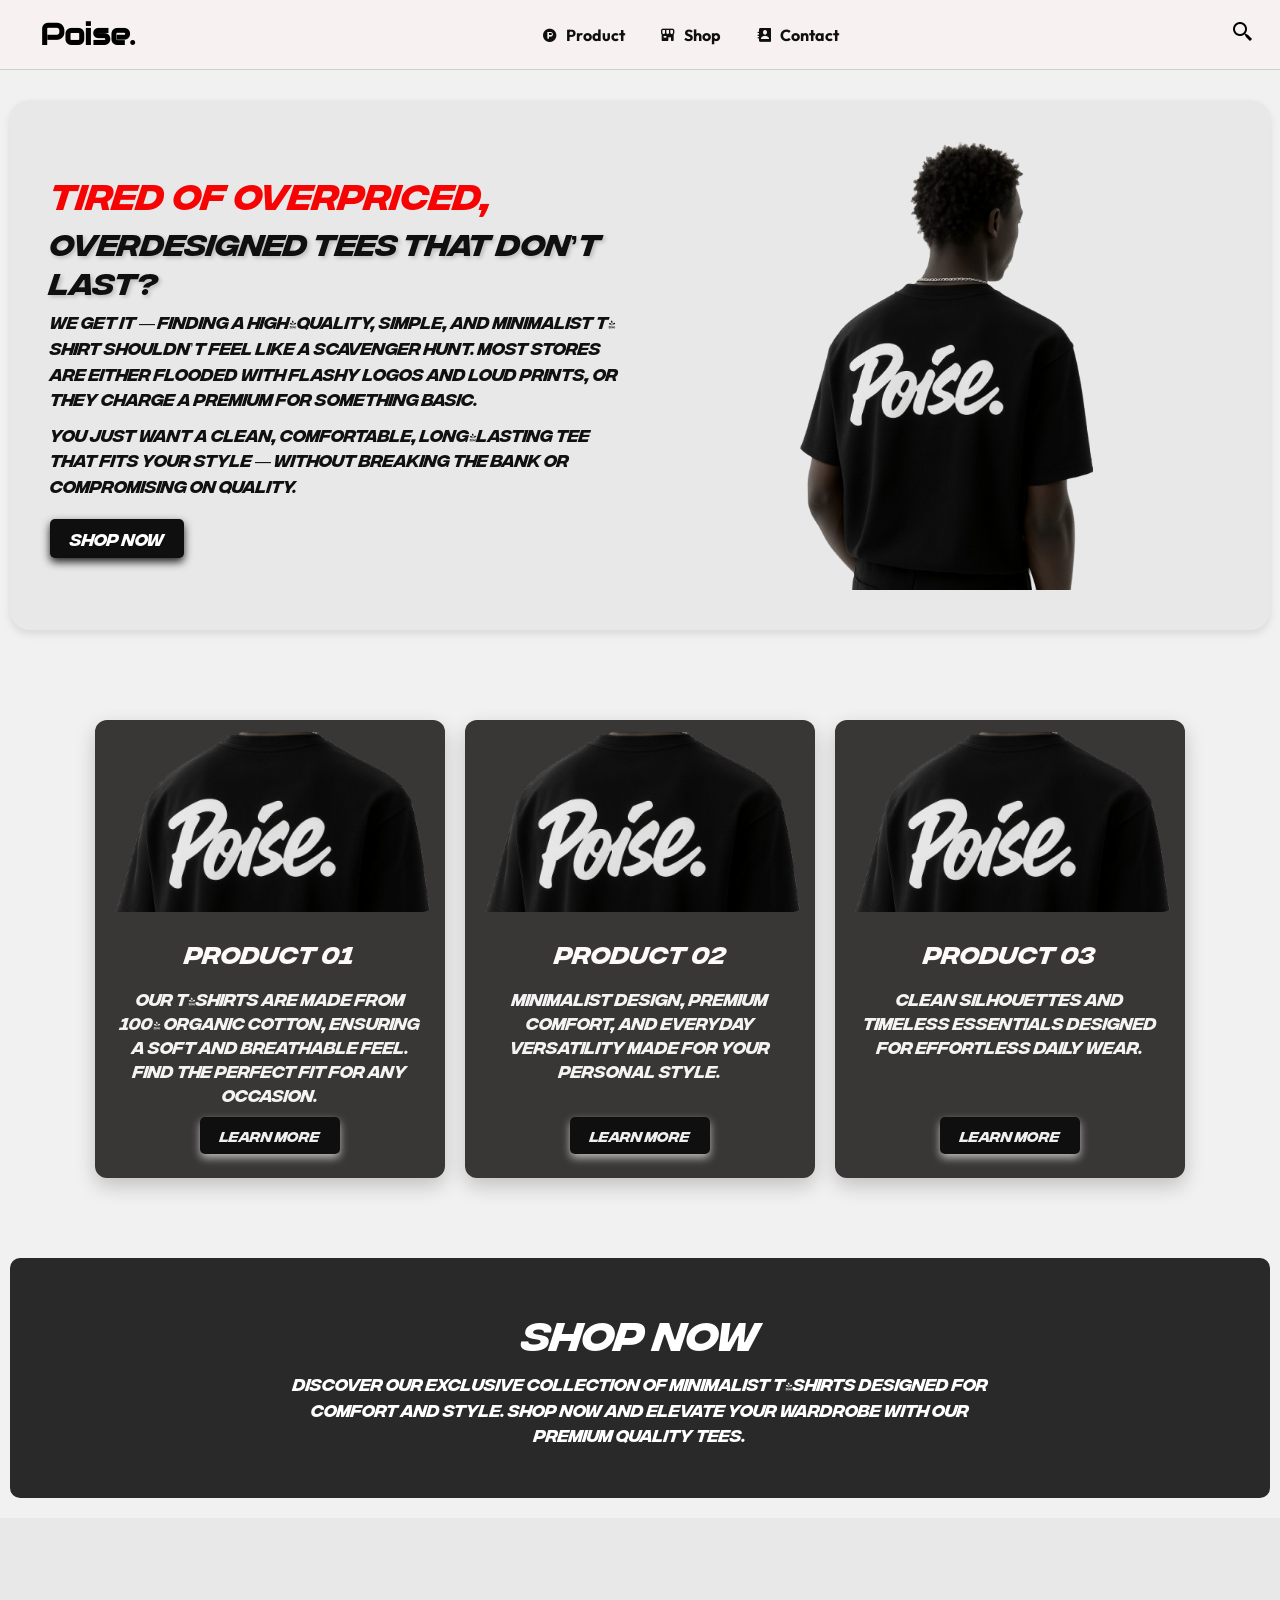
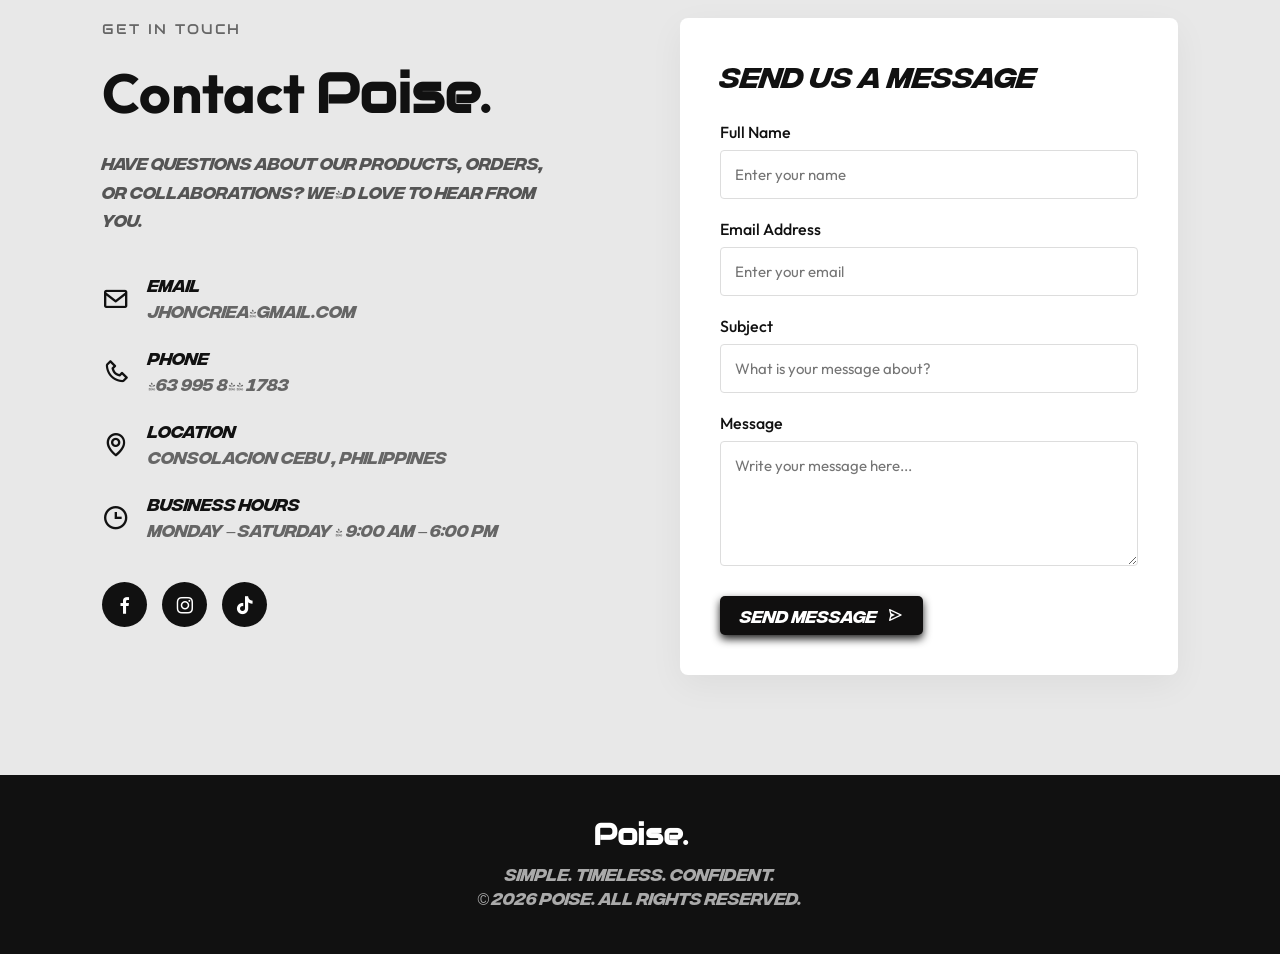
<file: index.html>
<!DOCTYPE html>
<html lang="en">
  <head>
    <meta charset="UTF-8" />
    <meta name="viewport" content="width=device-width, initial-scale=1.0" />

    <title>Poise. | Minimalist Clothing</title>

    <!-- CSS -->
    <link rel="stylesheet" href="style.css" />

    <!-- Google Fonts -->
    <link
      rel="stylesheet"
      href="https://fonts.googleapis.com/css2?family=Outfit:wght@100..900&family=Special+Gothic+Expanded+One&display=swap"
    />

    <link
      href="https://fonts.googleapis.com/css2?family=Audiowide&display=swap"
      rel="stylesheet"
    />

    <!-- Boxicons -->
    <link
      href="https://unpkg.com/boxicons@2.1.4/css/boxicons.min.css"
      rel="stylesheet"
    />
  </head>

  <body>
    <!-- ================= HEADER ================= -->
    <header class="header">
      <div class="logo">
        <h1>Poise.</h1>
      </div>

      <nav>
        <ul>
          <li>
            <a href="product.html">
              <i class="bx bxl-product-hunt"></i>
              Product
            </a>
          </li>

          <li>
            <a href="#shop">
              <i class="bx bxs-store-alt"></i>
              Shop
            </a>
          </li>

          <!-- Contact Navigation -->
          <li>
            <a href="#contact">
              <i class="bx bxs-contact"></i>
              Contact
            </a>
          </li>
        </ul>
      </nav>

      <!-- Search -->
      <div class="search-container">
        <button class="search-button" aria-label="Search">
          <i class="bx bx-search-alt-2"></i>
        </button>

        <input
          type="text"
          placeholder="Search..."
          class="search-input"
          id="searchInput"
          style="display: none"
        />
      </div>
    </header>

    <!-- ================= MAIN CONTENT ================= -->
    <main>
      <!-- ================= HERO SECTION ================= -->
      <section id="product" class="hero-section">
        <div class="container1">
          <div class="content">
            <div class="text-content">
              <span>Tired of Overpriced,</span>

              <h1>Overdesigned Tees That Don’t Last?</h1>

              <p>
                We get it — finding a high-quality, simple, and minimalist
                T-shirt shouldn’t feel like a scavenger hunt. Most stores are
                either flooded with flashy logos and loud prints, or they
                charge a premium for something basic.
              </p>

              <p>
                You just want a clean, comfortable, long-lasting tee that fits
                your style — without breaking the bank or compromising on
                quality.
              </p>

              <a href="#shop" class="btn">Shop Now</a>
            </div>

            <div class="image-content">
              <img src="images/pose.png" alt="Poise minimalist T-shirt" />
            </div>
          </div>
        </div>
      </section>

      <!-- ================= PRODUCT CARDS ================= -->
      <section id="shop" class="shop-section">
        <div class="card-container">

          <!-- Product 1 -->
          <div class="card">
            <div class="card-image">
              <img src="images/pose.png" alt="Poise Product 1" />
            </div>

            <div class="card-content">
              <h2><strong><em>PRODUCT 01</em></strong></h2>

              <p>
                Our T-shirts are made from 100% organic cotton, ensuring a
                soft and breathable feel. Find the perfect fit for any
                occasion.
              </p>

              <a href="product.html" class="btn">
                <strong><em>LEARN MORE</em></strong>
              </a>
            </div>
          </div>

          <!-- Product 2 -->
          <div class="card">
            <div class="card-image">
              <img src="images/pose.png" alt="Poise Product 2" />
            </div>

            <div class="card-content">
              <h2><strong><em>PRODUCT 02</em></strong></h2>

              <p>
                Minimalist design, premium comfort, and everyday versatility
                made for your personal style.
              </p>

              <a href="product.html" class="btn">
                <strong><em>LEARN MORE</em></strong>
              </a>
            </div>
          </div>

          <!-- Product 3 -->
          <div class="card">
            <div class="card-image">
              <img src="images/pose.png" alt="Poise Product 3" />
            </div>

            <div class="card-content">
              <h2><strong><em>PRODUCT 03</em></strong></h2>

              <p>
                Clean silhouettes and timeless essentials designed for
                effortless daily wear.
              </p>

              <a href="product.html" class="btn">
                <strong><em>LEARN MORE</em></strong>
              </a>
            </div>
          </div>

        </div>
      </section>

      <!-- ================= SHOP BANNER ================= -->
      <section class="banner">
        <h1>Shop Now</h1>

        <p>
          Discover our exclusive collection of minimalist T-shirts designed
          for comfort and style. Shop now and elevate your wardrobe with our
          premium quality tees.
        </p>
      </section>

      <!-- ================= CONTACT SECTION ================= -->
      <section id="contact" class="contact-section">
        <div class="contact-container">

          <!-- Contact Information -->
          <div class="contact-info">
            <span>GET IN TOUCH</span>

            <h1>Contact <em>Poise.</em></h1>

            <p>
              Have questions about our products, orders, or collaborations?
              We'd love to hear from you.
            </p>

            <div class="contact-details">

              <div class="contact-item">
                <i class="bx bx-envelope"></i>
                <div>
                  <h3>Email</h3>
                  <p>jhoncriea@gmail.com</p>
                </div>
              </div>

              <div class="contact-item">
                <i class="bx bx-phone"></i>
                <div>
                  <h3>Phone</h3>
                  <p>+63 995 844 1783</p>
                </div>
              </div>

              <div class="contact-item">
                <i class="bx bx-map"></i>
                <div>
                  <h3>Location</h3>
                  <p>Consolacion Cebu , Philippines</p>
                </div>
              </div>

              <div class="contact-item">
                <i class="bx bx-time"></i>
                <div>
                  <h3>Business Hours</h3>
                  <p>Monday – Saturday | 9:00 AM – 6:00 PM</p>
                </div>
              </div>

            </div>

            <!-- Social Media -->
            <div class="social-links">
              <a href="#" aria-label="Facebook">
                <i class="bx bxl-facebook"></i>
              </a>

              <a href="#" aria-label="Instagram">
                <i class="bx bxl-instagram"></i>
              </a>

              <a href="#" aria-label="TikTok">
                <i class="bx bxl-tiktok"></i>
              </a>
            </div>
          </div>

          <!-- Contact Form -->
          <div class="contact-form">
            <h2>Send Us a Message</h2>

            <form action="#" method="POST">

              <div class="input-group">
                <label for="name">Full Name</label>
                <input
                  type="text"
                  id="name"
                  name="name"
                  placeholder="Enter your name"
                  required
                />
              </div>

              <div class="input-group">
                <label for="email">Email Address</label>
                <input
                  type="email"
                  id="email"
                  name="email"
                  placeholder="Enter your email"
                  required
                />
              </div>

              <div class="input-group">
                <label for="subject">Subject</label>
                <input
                  type="text"
                  id="subject"
                  name="subject"
                  placeholder="What is your message about?"
                  required
                />
              </div>

              <div class="input-group">
                <label for="message">Message</label>
                <textarea
                  id="message"
                  name="message"
                  rows="5"
                  placeholder="Write your message here..."
                  required
                ></textarea>
              </div>

              <button type="submit" class="btn">
                Send Message
                <i class="bx bx-send"></i>
              </button>

            </form>
          </div>

        </div>
      </section>
    </main>

    <!-- ================= FOOTER ================= -->
    <footer class="footer">
      <h2>Poise.</h2>
      <p>Simple. Timeless. Confident.</p>
      <p>&copy; 2026 Poise. All Rights Reserved.</p>
    </footer>

  </body>
</html>
</file>
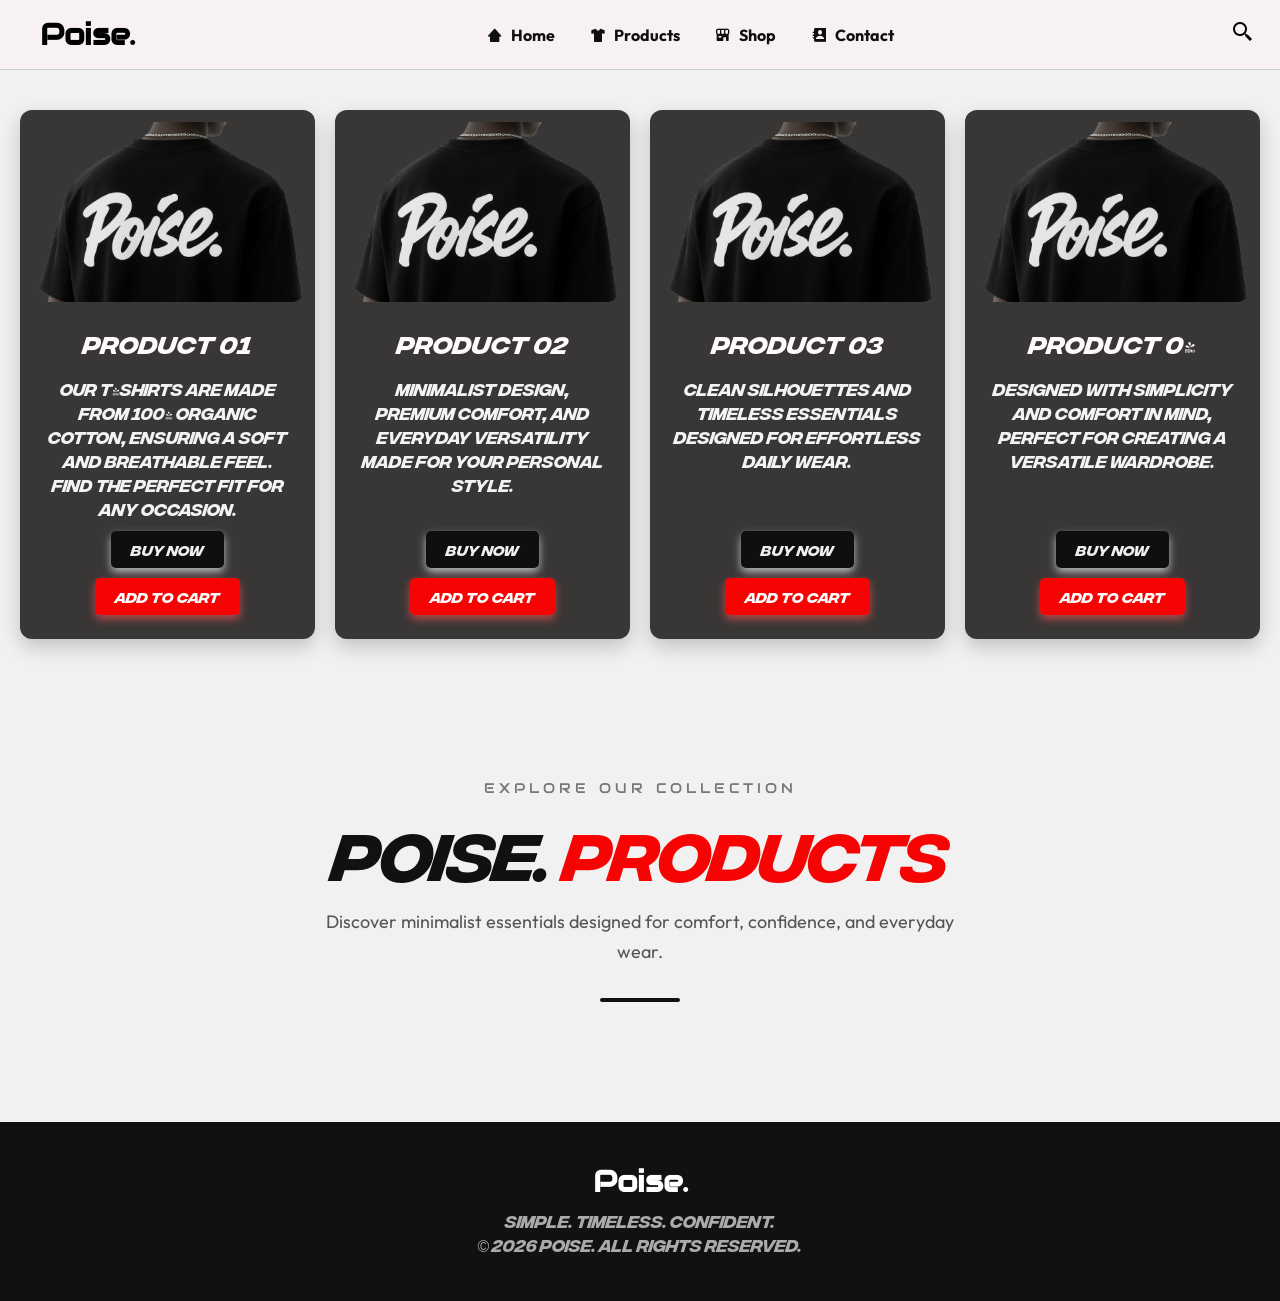
<file: product.html>
<!DOCTYPE html>
<html lang="en">
  <head>
    <meta charset="UTF-8" />
    <meta name="viewport" content="width=device-width, initial-scale=1.0" />

    <title>Poise. | Products</title>

    <!-- CSS -->
    <link rel="stylesheet" href="style.css" />

    <!-- Google Fonts -->
    <link
      rel="stylesheet"
      href="https://fonts.googleapis.com/css2?family=Outfit:wght@100..900&family=Special+Gothic+Expanded+One&display=swap"
    />

    <link
      href="https://fonts.googleapis.com/css2?family=Audiowide&display=swap"
      rel="stylesheet"
    />

    <!-- Boxicons -->
    <link
      href="https://unpkg.com/boxicons@2.1.4/css/boxicons.min.css"
      rel="stylesheet"
    />
  </head>

  <body>
    <!-- ================= HEADER ================= -->

    <header class="header">
      <div class="logo">
        <h1>Poise.</h1>
      </div>

      <nav>
        <ul>
          <li>
            <a href="index.html">
              <i class="bx bxs-home-alt-2"></i>
              Home
            </a>
          </li>

          <li>
            <a href="product.html">
              <i class="bx bxs-t-shirt"></i>
              Products
            </a>
          </li>

          <li>
            <a href="index.html#shop">
              <i class="bx bxs-store-alt"></i>
              Shop
            </a>
          </li>

          <li>
            <a href="index.html#contact">
              <i class="bx bxs-contact"></i>
              Contact
            </a>
          </li>
        </ul>
      </nav>

      <div class="search-container">
        <button class="search-button" aria-label="Search">
          <i class="bx bx-search-alt-2"></i>
        </button>
      </div>
    </header>

    <!-- ================= MAIN CONTENT ================= -->

    <main>
      <section class="product-page">
       
        <!-- ================= PRODUCT GRID ================= -->

        <div class="card-container">

          <!-- PRODUCT 01 -->

          <div class="card">
            <div class="card-image">
              <img src="images/pose.png" alt="Poise Product 01" />
            </div>

            <div class="card-content">
              <h2><strong><em>PRODUCT 01</em></strong></h2>

              <p>
                Our T-shirts are made from 100% organic cotton, ensuring a
                soft and breathable feel. Find the perfect fit for any
                occasion.
              </p>

              <a href="#" class="btn">
                <strong><em>BUY NOW</em></strong>
              </a>

              <a href="#" class="btn2">
                <strong><em>ADD TO CART</em></strong>
              </a>
            </div>
          </div>

          <!-- PRODUCT 02 -->

          <div class="card">
            <div class="card-image">
              <img src="images/pose.png" alt="Poise Product 02" />
            </div>

            <div class="card-content">
              <h2><strong><em>PRODUCT 02</em></strong></h2>

              <p>
                Minimalist design, premium comfort, and everyday versatility
                made for your personal style.
              </p>

              <a href="#" class="btn">
                <strong><em>BUY NOW</em></strong>
              </a>

              <a href="#" class="btn2">
                <strong><em>ADD TO CART</em></strong>
              </a>
            </div>
          </div>

          <!-- PRODUCT 03 -->

          <div class="card">
            <div class="card-image">
              <img src="images/pose.png" alt="Poise Product 03" />
            </div>

            <div class="card-content">
              <h2><strong><em>PRODUCT 03</em></strong></h2>

              <p>
                Clean silhouettes and timeless essentials designed for
                effortless daily wear.
              </p>

              <a href="#" class="btn">
                <strong><em>BUY NOW</em></strong>
              </a>

              <a href="#" class="btn2">
                <strong><em>ADD TO CART</em></strong>
              </a>
            </div>
          </div>

          <!-- PRODUCT 04 -->

          <div class="card">
            <div class="card-image">
              <img src="images/pose.png" alt="Poise Product 04" />
            </div>

            <div class="card-content">
              <h2><strong><em>PRODUCT 04</em></strong></h2>

              <p>
                Designed with simplicity and comfort in mind, perfect for
                creating a versatile wardrobe.
              </p>

              <a href="#" class="btn">
                <strong><em>BUY NOW</em></strong>
              </a>

              <a href="#" class="btn2">
                <strong><em>ADD TO CART</em></strong>
              </a>
            </div>
          </div>

    
           <div class="product-heading">
          <span>EXPLORE OUR COLLECTION</span>
          <h1>Poise. <em>Products</em></h1>
          <p>
            Discover minimalist essentials designed for comfort, confidence,
            and everyday wear.
          </p>
        </div>


        </div>
      </section>
    </main>

    <!-- ================= FOOTER ================= -->

    <footer class="footer">
      <h2>Poise.</h2>
      <p>Simple. Timeless. Confident.</p>
      <p>&copy; 2026 Poise. All Rights Reserved.</p>
    </footer>
  </body>
</html>
</file>
<file: style.css>
/* ================= GENERAL SETTINGS ================= */

@font-face {
  font-family: "Integral";
  src: url("./Fontspring-DEMO-integralcf-demiboldoblique.otf")
    format("opentype");
  font-weight: normal;
  font-style: normal;
  font-display: swap;
}

* {
  box-sizing: border-box;
  margin: 0;
  padding: 0;
}

html {
  scroll-behavior: smooth;
  scroll-padding-top: 90px;
}

body {
  background-color: #f1f1f1;
  font-family: "Outfit", sans-serif;
  margin: 0;
  padding: 0;
  color: #101010;
}

h1,
h2,
h3,
p {
  font-family: "Integral", sans-serif;
}

a {
  text-decoration: none;
}

/* ================= HEADER ================= */

.header {
  position: sticky;
  top: 0;
  z-index: 1000;

  display: flex;
  justify-content: space-between;
  align-items: center;
  gap: 20px;

  background: rgb(248, 241, 241);
  padding: 5px 20px;
  border-bottom: 1px solid #d0cdcd;
}

.logo h1 {
  cursor: pointer;
  font-size: 30px;
  color: #000;
  font-weight: bold;
  margin: 10px 20px;
  font-family: "Audiowide", sans-serif;
}

/* ================= NAVIGATION ================= */

nav {
  display: flex;
  justify-content: center;
  flex-grow: 1;
}

nav ul {
  list-style: none;
  display: flex;
  justify-content: center;
  gap: 15px;
}

nav ul li {
  display: inline-block;
}

nav ul li a {
  color: #0f0f0f;
  font-family: "Outfit", sans-serif;
  font-weight: 700;
  text-decoration: none;
  padding: 5px 10px;
  border-radius: 5px;
  font-size: 16px;
  position: relative;
  display: inline-flex;
  align-items: center;
  gap: 8px;
}

nav ul li a::before {
  content: "";
  position: absolute;
  bottom: 0;
  left: 0;
  width: 0%;
  height: 3px;
  background-color: #0b0b0b;
  transition: width 0.3s ease;
}

nav ul li a:hover::before {
  width: 100%;
}

/* ================= SEARCH ================= */

.search-container {
  display: flex;
  align-items: center;
  position: relative;
}

.search-button {
  background: rgb(248, 241, 241);
  border: none;
  cursor: pointer;
  font-size: 24px;
  padding: 5px;
}

.search-input {
  border: 1px solid #ccc;
  border-radius: 5px;
  padding: 8px;
  margin-left: 10px;
  font-family: "Outfit", sans-serif;
}

/* ================= HERO SECTION ================= */

.hero-section {
  padding: 10px 0;
}

.container1 {
  display: flex;
  justify-content: center;
  align-items: center;
  flex-direction: column;
  width: 100%;
}

.content {
  display: flex;
  justify-content: space-between;
  align-items: center;
  gap: 30px;

  background-color: rgb(232, 232, 232);
  box-shadow: 0 4px 8px rgba(0, 0, 0, 0.1);

  padding: 40px;
  margin: 20px 10px;
  border-radius: 20px;
  width: calc(100% - 20px);
}

.text-content {
  flex: 1;
}

.content span {
  display: block;
  font-size: 35px;
  font-family: "Integral", sans-serif;
  font-weight: bold;
  color: #f60404;
  margin-bottom: 10px;
}

.content h1 {
  font-size: 30px;
  font-family: "Integral", sans-serif;
  font-weight: bold;
  color: #0f0f0f;
  text-shadow: 2px 2px 4px rgba(0, 0, 0, 0.2);
  margin-bottom: 10px;
}

.content p {
  font-size: 16px;
  line-height: 1.6;
  color: #101010;
  margin-bottom: 10px;
}

.image-content {
  flex: 1;
  display: flex;
  justify-content: center;
  align-items: center;
}

.image-content img {
  max-width: 300px;
  width: 100%;
  height: auto;
  border-radius: 10px;
  background: transparent;
}

/* ================= BUTTONS ================= */

.btn {
  display: inline-flex;
  align-items: center;
  justify-content: center;
  gap: 10px;

  background-color: #100f0f;
  color: white;

  padding: 10px 20px;
  border: none;
  border-radius: 5px;

  cursor: pointer;
  font-size: 16px;
  font-family: "Integral", sans-serif;
  text-decoration: none;

  margin-top: 10px;
  box-shadow: #202020 0px 4px 8px;

  transition: 0.3s ease;
}

.btn:hover {
  background-color: #333;
  transform: translateY(-2px);
}

.btn2 {
  background-color: #f60404;
  color: white;
  padding: 10px 20px;
  border: none;
  border-radius: 5px;
  cursor: pointer;
  font-size: 14px;
  font-family: "Integral", sans-serif;
  text-decoration: none;
  margin-top: 10px;
  box-shadow: #b94949 0px 4px 8px;
  display: inline-flex;
  justify-content: center;
}

/* ================= SHOP SECTION ================= */

.shop-section {
  padding: 20px 0;
}

.card-container {
  display: flex;
  flex-wrap: wrap;
  justify-content: center;
  gap: 20px;
  margin: 40px auto;
  max-width: 1400px;
  padding: 0 20px;
}

.card {
  background-color: #393636;
  border-radius: 12px;
  box-shadow: 0 8px 20px rgba(0, 0, 0, 0.2);

  padding: 12px;
  width: 280px;
  min-height: 420px;

  text-align: center;
  display: flex;
  flex-direction: column;
  align-items: center;
  flex: 1 1 280px;
  max-width: 350px;
}

.card-image {
  width: 100%;
}

.card-image img {
  width: 100%;
  max-height: 180px;
  object-fit: cover;
  border-radius: 10px;
}

.card-content {
  display: flex;
  flex-direction: column;
  align-items: center;
  justify-content: space-between;
  flex-grow: 1;
  padding: 12px;
}

.card-content h2 {
  font-size: 24px;
  margin: 10px 0;
  color: #fefafa;
  font-family: "Integral", sans-serif;
  font-weight: bold;
}

.card-content p {
  font-size: 16px;
  line-height: 1.5;
  color: #f4f3f3;
  margin: 10px 0;
}

.card-content .btn {
  background-color: #100f0f;
  color: rgb(240, 238, 238);
  font-size: 14px;
  margin-top: auto;
  box-shadow: #bab9b9 0px 4px 8px;
}

.card-content .btn:hover {
  background-color: #333;
}

/* ================= SHOP BANNER ================= */

.banner {
  background-color: #29292a;
  color: #fff;
  padding: 50px 30px;
  margin: 20px 10px;
  text-align: center;
  border-radius: 10px;

  display: flex;
  flex-direction: column;
  align-items: center;
  gap: 15px;
}

.banner h1 {
  font-size: 40px;
  font-family: "Integral", sans-serif;
}

.banner p {
  max-width: 700px;
  line-height: 1.6;
}

/* ================= CONTACT SECTION ================= */

.contact-section {
  background-color: #e8e8e8;
  padding: 100px 8%;
  color: #111;
}

.contact-container {
  max-width: 1200px;
  margin: auto;

  display: grid;
  grid-template-columns: 1fr 1fr;
  gap: 80px;
  align-items: start;
}

/* Contact Information */

.contact-info > span {
  font-family: "Audiowide", sans-serif;
  font-size: 14px;
  letter-spacing: 2px;
  color: #666;
}

.contact-info h1 {
  font-size: 55px;
  margin: 20px 0;
  font-family: "Outfit", sans-serif;
}

.contact-info h1 em {
  font-family: "Audiowide", sans-serif;
  font-style: normal;
}

.contact-info > p {
  max-width: 450px;
  line-height: 1.8;
  color: #555;
  margin-bottom: 40px;
}

/* Contact Details */

.contact-details {
  display: flex;
  flex-direction: column;
  gap: 25px;
}

.contact-item {
  display: flex;
  align-items: center;
  gap: 18px;
}

.contact-item i {
  font-size: 28px;
  color: #111;
}

.contact-item h3 {
  margin: 0 0 5px;
  font-size: 16px;
}

.contact-item p {
  margin: 0;
  color: #666;
  line-height: 1.5;
}

/* Social Media */

.social-links {
  display: flex;
  gap: 15px;
  margin-top: 40px;
}

.social-links a {
  width: 45px;
  height: 45px;

  display: flex;
  justify-content: center;
  align-items: center;

  background: #111;
  color: white;
  border-radius: 50%;

  text-decoration: none;
  font-size: 22px;
  transition: 0.3s ease;
}

.social-links a:hover {
  background: #555;
  transform: translateY(-4px);
}

/* ================= CONTACT FORM ================= */

.contact-form {
  background: white;
  padding: 40px;
  border-radius: 8px;
  box-shadow: 0 10px 35px rgba(0, 0, 0, 0.05);
}

.contact-form h2 {
  font-size: 28px;
  margin-bottom: 30px;
}

.input-group {
  display: flex;
  flex-direction: column;
  margin-bottom: 20px;
}

.input-group label {
  margin-bottom: 8px;
  font-weight: 500;
}

.input-group input,
.input-group textarea {
  padding: 14px;
  border: 1px solid #ddd;
  border-radius: 4px;
  font-family: "Outfit", sans-serif;
  font-size: 15px;
  outline: none;
  transition: 0.3s ease;
  width: 100%;
}

.input-group input:focus,
.input-group textarea:focus {
  border-color: #111;
}

.input-group textarea {
  resize: vertical;
}

.contact-form .btn {
  border: none;
  cursor: pointer;
}

/* ================= FOOTER ================= */

.footer {
  padding: 40px 8%;
  background: #111;
  color: white;
  text-align: center;
}

.footer h2 {
  font-family: "Audiowide", sans-serif;
  font-size: 30px;
  margin-bottom: 10px;
}

.footer p {
  color: #aaa;
  margin: 5px 0;
}

/* ================= RESPONSIVE DESIGN ================= */

@media (max-width: 768px) {
  .header {
    flex-direction: column;
    gap: 10px;
    padding: 10px;
  }

  .logo h1 {
    margin: 5px;
  }

  nav ul {
    gap: 5px;
    flex-wrap: wrap;
  }

  nav ul li a {
    font-size: 14px;
    padding: 5px;
  }

  .content {
    flex-direction: column;
    text-align: center;
    padding: 25px;
  }

  .content span,
  .content h1 {
    text-align: center;
  }

  .content span {
    font-size: 28px;
  }

  .content h1 {
    font-size: 25px;
  }

  .content p {
    text-align: center;
  }

  .image-content img {
    max-width: 250px;
  }

  .card {
    max-width: 100%;
  }

  .contact-container {
    grid-template-columns: 1fr;
    gap: 50px;
  }

  .contact-info h1 {
    font-size: 40px;
  }

  .contact-form {
    padding: 25px;
  }
}

/* ================= PRODUCT HEADING ================= */

.product-heading {
  text-align: center;
  margin: 80px auto 40px;
  padding: 40px 20px;
  max-width: 900px;
  position: relative;
}

/* Small upper text */

.product-heading span {
  display: block;
  font-family: "Audiowide", sans-serif;
  font-size: 14px;
  letter-spacing: 4px;
  color: #777;
  text-transform: uppercase;
  margin-bottom: 18px;
}

/* Main heading */

.product-heading h1 {
  font-family: "Integral", sans-serif;
  font-size: 65px;
  font-weight: bold;
  letter-spacing: -2px;
  color: #111;
  margin: 0 0 20px;
  line-height: 1.1;
}

/* Italic Products */

.product-heading h1 em {
  font-family: "Integral", sans-serif;
  font-style: italic;
  color: #f60404;
}

/* Description */

.product-heading p {
  font-family: "Outfit", sans-serif;
  font-size: 18px;
  line-height: 1.7;
  color: #555;
  max-width: 650px;
  margin: auto;
}

/* Decorative line */

.product-heading::after {
  content: "";
  display: block;
  width: 80px;
  height: 4px;
  background-color: #111;
  margin: 30px auto 0;
  border-radius: 10px;
}

/* ================= RESPONSIVE ================= */

@media (max-width: 768px) {
  .product-heading {
    margin: 50px auto 30px;
    padding: 20px;
  }

  .product-heading h1 {
    font-size: 42px;
  }

  .product-heading span {
    font-size: 11px;
    letter-spacing: 2px;
  }

  .product-heading p {
    font-size: 15px;
  }
}
</file>
